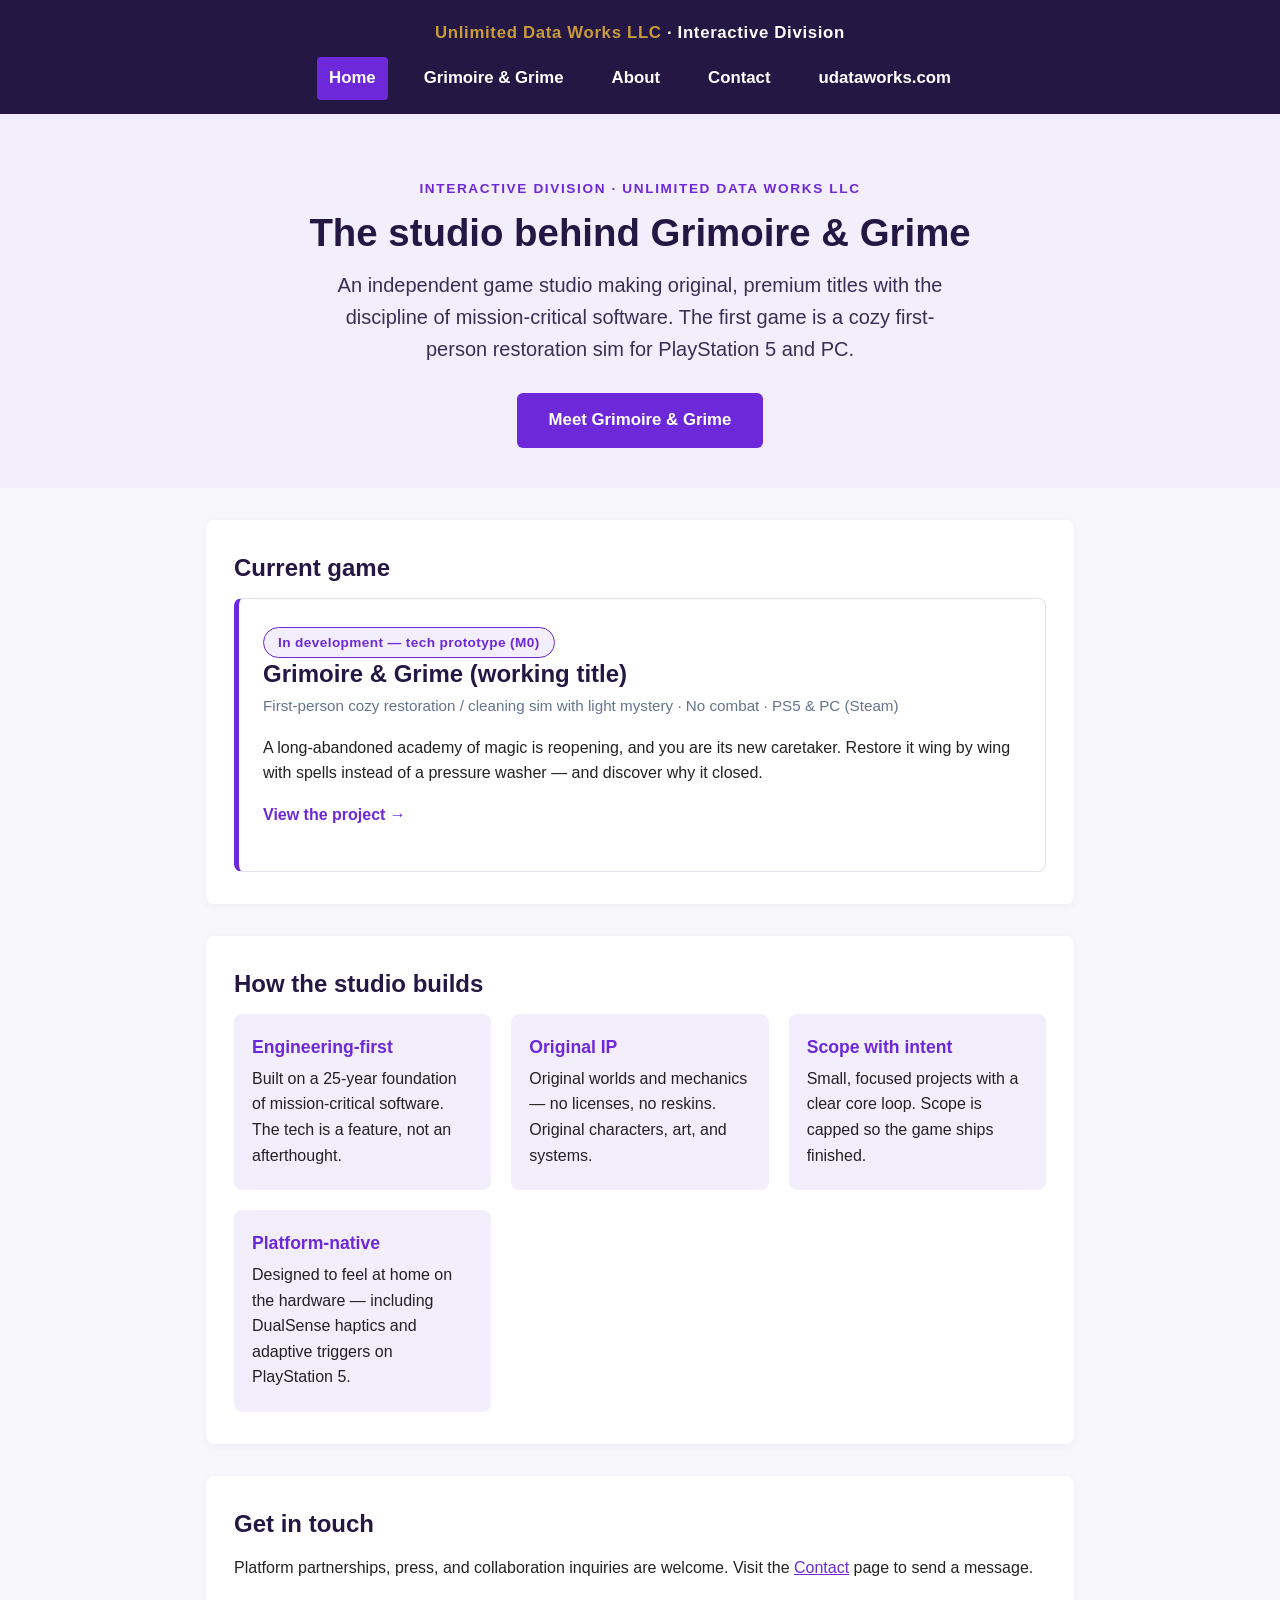
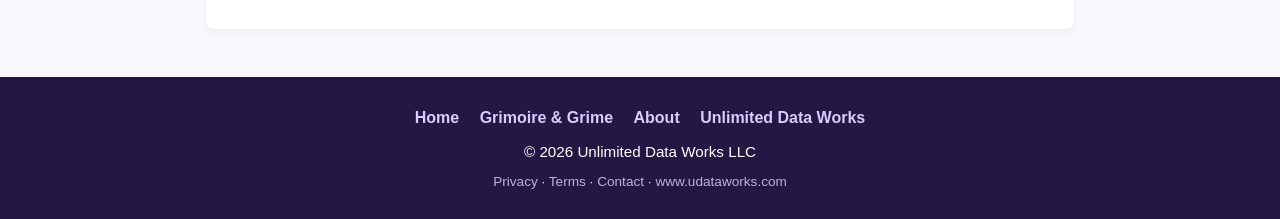
<file: index.html>
<!DOCTYPE html>
<html lang="en">
<head>
  <meta charset="UTF-8">
  <link rel="icon" type="image/svg+xml" href="images/favicon.svg">
  <title>Unlimited Data Works — Interactive Division | Game Development Studio</title>
  <meta name="description" content="The Interactive Division of Unlimited Data Works LLC is an independent game studio. First game: Grimoire & Grime, a cozy first-person restoration sim for PlayStation 5 and PC. In development.">
  <meta property="og:title" content="Unlimited Data Works — Interactive Division">
  <meta property="og:description" content="Independent game studio. First game: Grimoire & Grime — a cozy first-person magic-academy restoration sim for PlayStation 5 and PC. In development.">
  <meta property="og:type" content="website">
  <meta property="og:url" content="https://games.udataworks.com/">
  <meta name="twitter:card" content="summary">
  <meta name="viewport" content="width=device-width, initial-scale=1">
  <link rel="stylesheet" href="css/site.css">
</head>
<body>
  <header>
    <div class="brand"><span class="brand-mark">Unlimited Data Works LLC</span> &middot; Interactive Division</div>
    <nav>
      <a href="index.html" class="active">Home</a>
      <a href="scour-and-sorcery.html">Grimoire &amp; Grime</a>
      <a href="about.html">About</a>
      <a href="contact.html">Contact</a>
      <a href="https://www.udataworks.com">udataworks.com</a>
    </nav>
  </header>

  <section class="hero">
    <div class="eyebrow">Interactive Division &middot; Unlimited Data Works LLC</div>
    <h1>The studio behind Grimoire &amp; Grime</h1>
    <p>An independent game studio making original, premium titles with the discipline of mission-critical software. The first game is a cozy first-person restoration sim for PlayStation 5 and PC.</p>
    <a href="scour-and-sorcery.html" class="cta-btn">Meet Grimoire &amp; Grime</a>
  </section>

  <div class="container">
    <section class="block">
      <h2 class="section-title">Current game</h2>
      <div class="project-grid">
        <a class="project-card" href="scour-and-sorcery.html">
          <span class="status-badge">In development — tech prototype (M0)</span>
          <h3>Grimoire &amp; Grime (working title)</h3>
          <p class="genre">First-person cozy restoration / cleaning sim with light mystery &middot; No combat &middot; PS5 &amp; PC (Steam)</p>
          <p>A long-abandoned academy of magic is reopening, and you are its new caretaker. Restore it wing by wing with spells instead of a pressure washer — and discover why it closed.</p>
          <p class="more">View the project &rarr;</p>
        </a>
      </div>
    </section>

    <section class="block">
      <h2 class="section-title">How the studio builds</h2>
      <div class="benefits">
        <div class="benefit">
          <h3>Engineering-first</h3>
          <p>Built on a 25-year foundation of mission-critical software. The tech is a feature, not an afterthought.</p>
        </div>
        <div class="benefit">
          <h3>Original IP</h3>
          <p>Original worlds and mechanics — no licenses, no reskins. Original characters, art, and systems.</p>
        </div>
        <div class="benefit">
          <h3>Scope with intent</h3>
          <p>Small, focused projects with a clear core loop. Scope is capped so the game ships finished.</p>
        </div>
        <div class="benefit">
          <h3>Platform-native</h3>
          <p>Designed to feel at home on the hardware — including DualSense haptics and adaptive triggers on PlayStation 5.</p>
        </div>
      </div>
    </section>

    <section class="block" id="contact">
      <h2 class="section-title">Get in touch</h2>
      <p>Platform partnerships, press, and collaboration inquiries are welcome. Visit the <a href="contact.html">Contact</a> page to send a message.</p>
    </section>
  </div>

  <footer>
    <div class="footer-nav">
      <a href="index.html">Home</a>
      <a href="scour-and-sorcery.html">Grimoire &amp; Grime</a>
      <a href="about.html">About</a>
      <a href="https://www.udataworks.com">Unlimited Data Works</a>
    </div>
    <p>&copy; <span id="year"></span> Unlimited Data Works LLC</p>
    <p class="footer-legal"><a href="privacy.html">Privacy</a> &middot; <a href="terms.html">Terms</a> &middot; <a href="contact.html">Contact</a> &middot; <a href="https://www.udataworks.com">www.udataworks.com</a></p>
  </footer>
  <script>document.getElementById('year').textContent = new Date().getFullYear();</script>
</body>
</html>
</file>
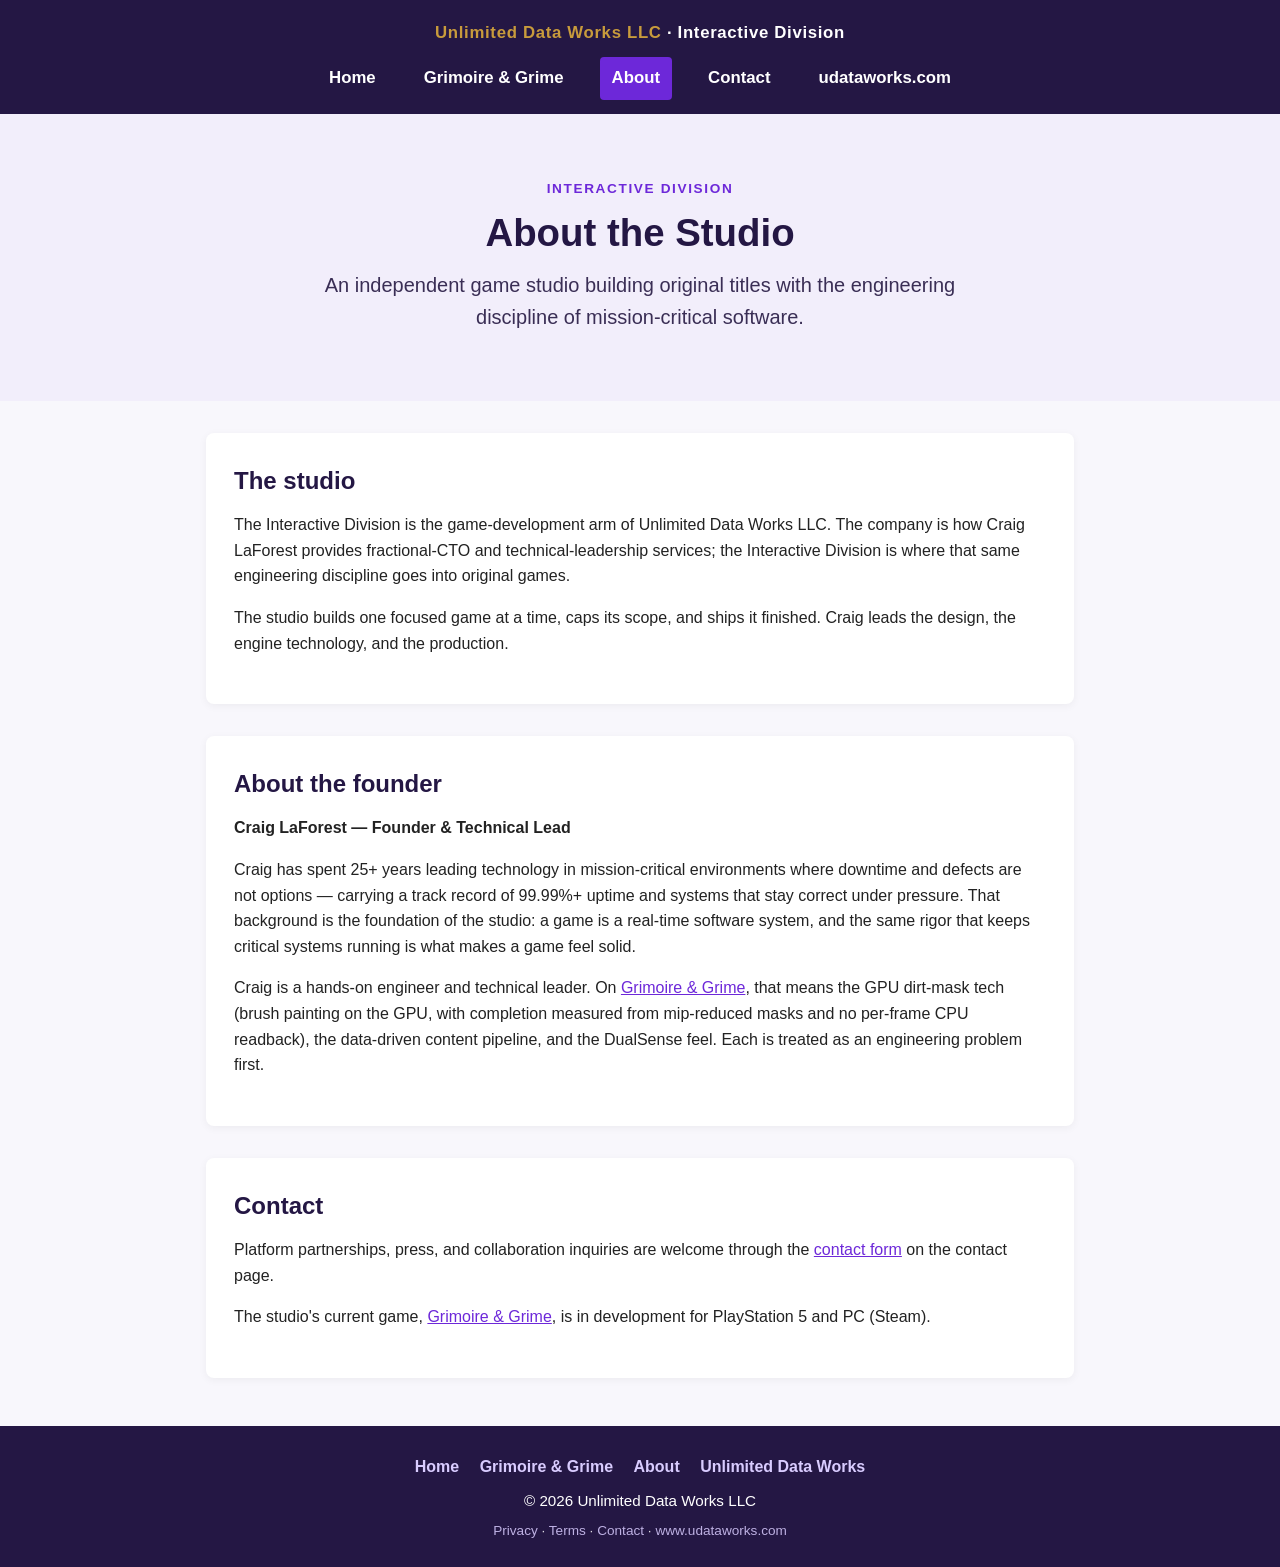
<file: about.html>
<!DOCTYPE html>
<html lang="en">
<head>
  <meta charset="UTF-8">
  <link rel="icon" type="image/svg+xml" href="images/favicon.svg">
  <title>About the Studio | Unlimited Data Works — Interactive Division</title>
  <meta name="description" content="About the Interactive Division of Unlimited Data Works LLC — an independent game studio. Founder and technical lead Craig LaForest brings 25+ years of mission-critical software leadership to original game development.">
  <meta property="og:title" content="About the Studio — Unlimited Data Works Interactive Division">
  <meta property="og:description" content="An independent game studio. Founder and technical lead Craig LaForest brings 25+ years of mission-critical software leadership to original games.">
  <meta property="og:type" content="website">
  <meta property="og:url" content="https://games.udataworks.com/about.html">
  <meta name="twitter:card" content="summary">
  <meta name="viewport" content="width=device-width, initial-scale=1">
  <link rel="stylesheet" href="css/site.css">
</head>
<body>
  <header>
    <div class="brand"><span class="brand-mark">Unlimited Data Works LLC</span> &middot; Interactive Division</div>
    <nav>
      <a href="index.html">Home</a>
      <a href="scour-and-sorcery.html">Grimoire &amp; Grime</a>
      <a href="about.html" class="active">About</a>
      <a href="contact.html">Contact</a>
      <a href="https://www.udataworks.com">udataworks.com</a>
    </nav>
  </header>

  <section class="hero">
    <div class="eyebrow">Interactive Division</div>
    <h1>About the Studio</h1>
    <p>An independent game studio building original titles with the engineering discipline of mission-critical software.</p>
  </section>

  <div class="container">
    <section class="block">
      <h2 class="section-title">The studio</h2>
      <p>The Interactive Division is the game-development arm of Unlimited Data Works LLC. The company is how Craig LaForest provides fractional-CTO and technical-leadership services; the Interactive Division is where that same engineering discipline goes into original games.</p>
      <p>The studio builds one focused game at a time, caps its scope, and ships it finished. Craig leads the design, the engine technology, and the production.</p>
    </section>

    <section class="block">
      <h2 class="section-title">About the founder</h2>
      <p><strong>Craig LaForest — Founder &amp; Technical Lead</strong></p>
      <p>Craig has spent 25+ years leading technology in mission-critical environments where downtime and defects are not options — carrying a track record of 99.99%+ uptime and systems that stay correct under pressure. That background is the foundation of the studio: a game is a real-time software system, and the same rigor that keeps critical systems running is what makes a game feel solid.</p>
      <p>Craig is a hands-on engineer and technical leader. On <a href="scour-and-sorcery.html">Grimoire &amp; Grime</a>, that means the GPU dirt-mask tech (brush painting on the GPU, with completion measured from mip-reduced masks and no per-frame CPU readback), the data-driven content pipeline, and the DualSense feel. Each is treated as an engineering problem first.</p>
    </section>

    <section class="block">
      <h2 class="section-title">Contact</h2>
      <p>Platform partnerships, press, and collaboration inquiries are welcome through the <a href="contact.html">contact form</a> on the contact page.</p>
      <p>The studio's current game, <a href="scour-and-sorcery.html">Grimoire &amp; Grime</a>, is in development for PlayStation 5 and PC (Steam).</p>
    </section>
  </div>

  <footer>
    <div class="footer-nav">
      <a href="index.html">Home</a>
      <a href="scour-and-sorcery.html">Grimoire &amp; Grime</a>
      <a href="about.html">About</a>
      <a href="https://www.udataworks.com">Unlimited Data Works</a>
    </div>
    <p>&copy; <span id="year"></span> Unlimited Data Works LLC</p>
    <p class="footer-legal"><a href="privacy.html">Privacy</a> &middot; <a href="terms.html">Terms</a> &middot; <a href="contact.html">Contact</a> &middot; <a href="https://www.udataworks.com">www.udataworks.com</a></p>
  </footer>
  <script>document.getElementById('year').textContent = new Date().getFullYear();</script>
</body>
</html>
</file>
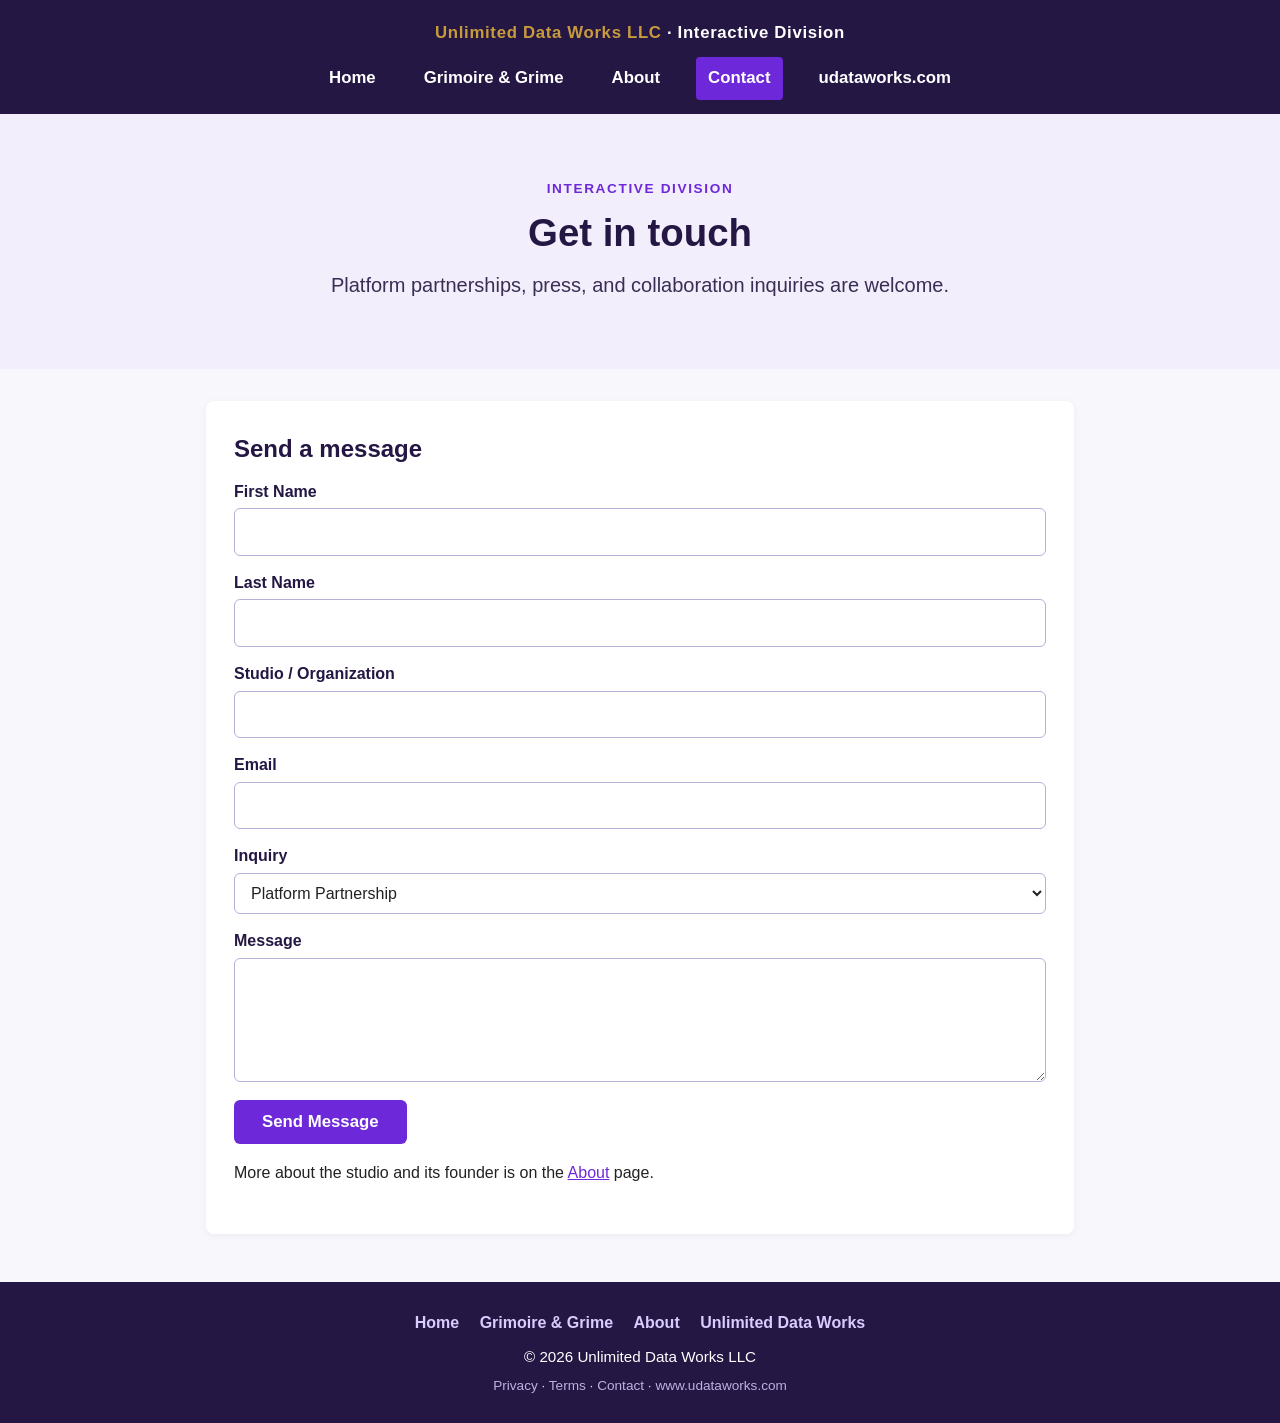
<file: contact.html>
<!DOCTYPE html>
<html lang="en">
<head>
  <meta charset="UTF-8">
  <link rel="icon" type="image/svg+xml" href="images/favicon.svg">
  <title>Contact | Unlimited Data Works — Interactive Division</title>
  <meta name="description" content="Contact the Interactive Division of Unlimited Data Works LLC. Platform partnerships, press, and collaboration inquiries for the independent game studio behind Grimoire & Grime.">
  <meta property="og:title" content="Contact — Unlimited Data Works Interactive Division">
  <meta property="og:description" content="Platform partnerships, press, and collaboration inquiries for the independent game studio behind Grimoire & Grime.">
  <meta property="og:type" content="website">
  <meta property="og:url" content="https://games.udataworks.com/contact.html">
  <meta name="twitter:card" content="summary">
  <meta name="viewport" content="width=device-width, initial-scale=1">
  <link rel="stylesheet" href="css/site.css">
</head>
<body>
  <header>
    <div class="brand"><span class="brand-mark">Unlimited Data Works LLC</span> &middot; Interactive Division</div>
    <nav>
      <a href="index.html">Home</a>
      <a href="scour-and-sorcery.html">Grimoire &amp; Grime</a>
      <a href="about.html">About</a>
      <a href="contact.html" class="active">Contact</a>
      <a href="https://www.udataworks.com">udataworks.com</a>
    </nav>
  </header>

  <section class="hero">
    <div class="eyebrow">Interactive Division</div>
    <h1>Get in touch</h1>
    <p>Platform partnerships, press, and collaboration inquiries are welcome.</p>
  </section>

  <div class="container">
    <section class="block" id="contact">
      <h2 class="section-title">Send a message</h2>
      <form action="https://formspree.io/f/xeaevweb" method="post" autocomplete="off">
        <label for="firstName">First Name</label>
        <input type="text" id="firstName" name="firstName" required>

        <label for="lastName">Last Name</label>
        <input type="text" id="lastName" name="lastName" required>

        <label for="organization">Studio / Organization</label>
        <input type="text" id="organization" name="organization">

        <label for="email">Email</label>
        <input type="email" id="email" name="email" required>

        <label for="inquiry">Inquiry</label>
        <select id="inquiry" name="inquiry">
          <option value="platform-partnership">Platform Partnership</option>
          <option value="press-media">Press / Media</option>
          <option value="collaboration">Collaboration</option>
          <option value="other">Other</option>
        </select>

        <label for="message">Message</label>
        <textarea id="message" name="message" rows="4" required></textarea>

        <button type="submit">Send Message</button>
      </form>
      <p>More about the studio and its founder is on the <a href="about.html">About</a> page.</p>
    </section>
  </div>

  <footer>
    <div class="footer-nav">
      <a href="index.html">Home</a>
      <a href="scour-and-sorcery.html">Grimoire &amp; Grime</a>
      <a href="about.html">About</a>
      <a href="https://www.udataworks.com">Unlimited Data Works</a>
    </div>
    <p>&copy; <span id="year"></span> Unlimited Data Works LLC</p>
    <p class="footer-legal"><a href="privacy.html">Privacy</a> &middot; <a href="terms.html">Terms</a> &middot; <a href="contact.html">Contact</a> &middot; <a href="https://www.udataworks.com">www.udataworks.com</a></p>
  </footer>
  <script>document.getElementById('year').textContent = new Date().getFullYear();</script>
</body>
</html>
</file>
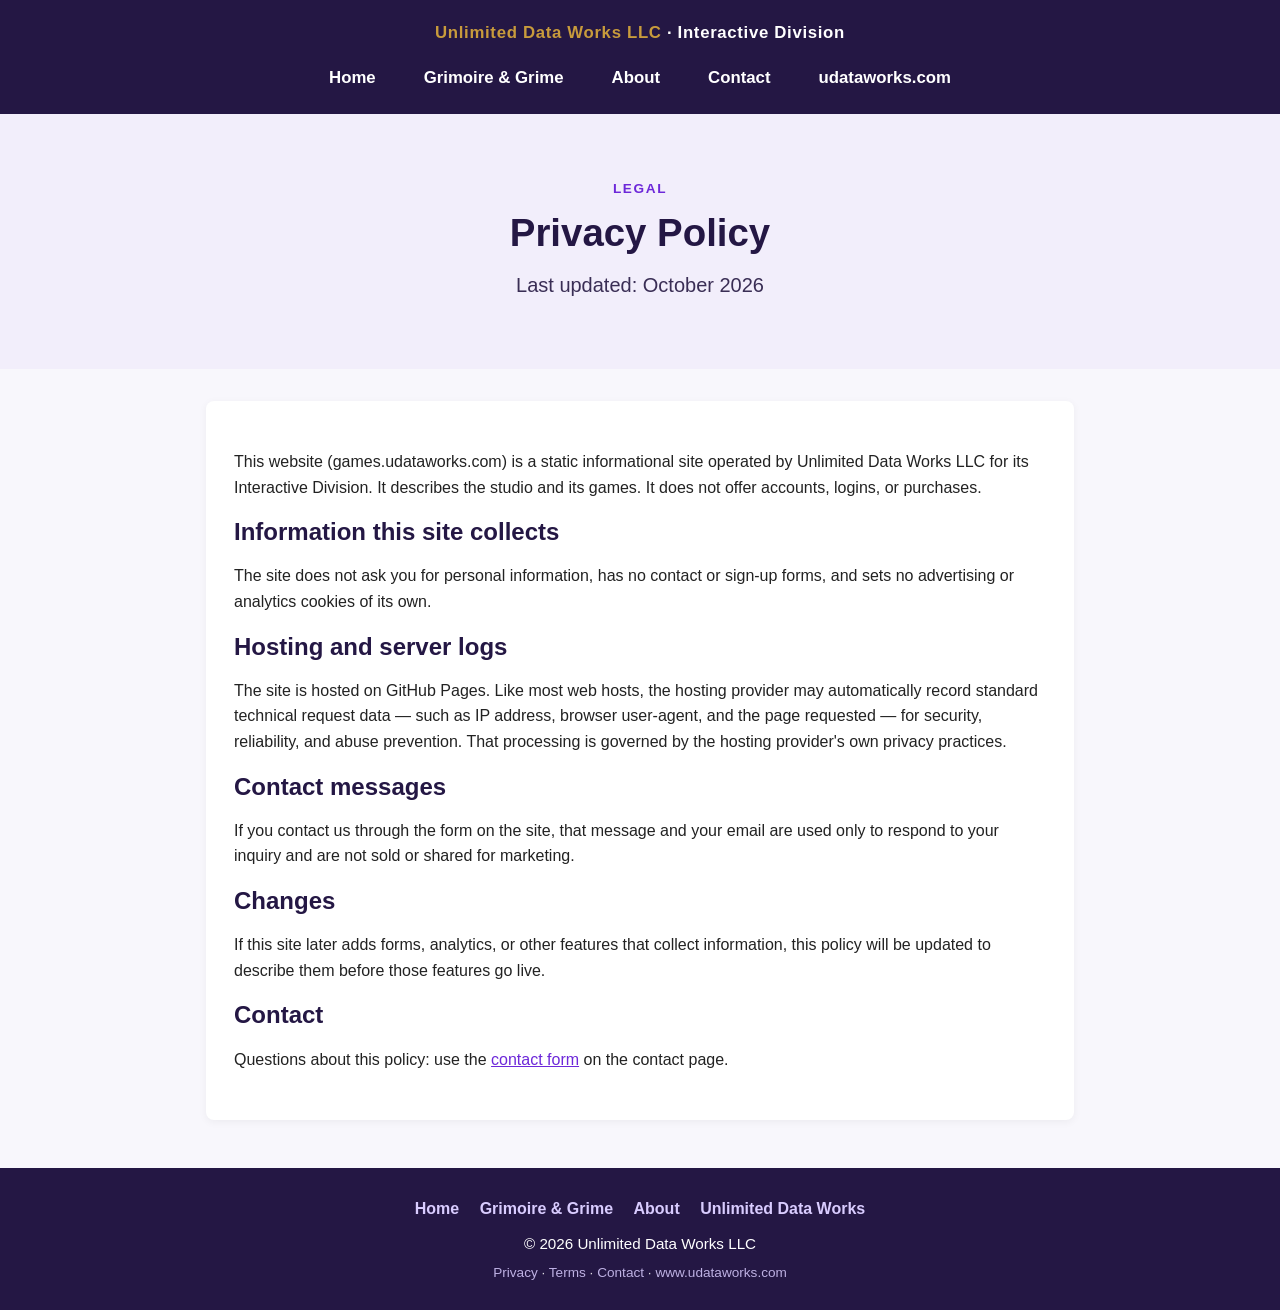
<file: privacy.html>
<!DOCTYPE html>
<html lang="en">
<head>
  <meta charset="UTF-8">
  <link rel="icon" type="image/svg+xml" href="images/favicon.svg">
  <title>Privacy Policy | Unlimited Data Works — Interactive Division</title>
  <meta name="description" content="Privacy policy for games.udataworks.com, the Interactive Division of Unlimited Data Works LLC.">
  <meta name="robots" content="index,follow">
  <meta name="viewport" content="width=device-width, initial-scale=1">
  <link rel="stylesheet" href="css/site.css">
</head>
<body>
  <header>
    <div class="brand"><span class="brand-mark">Unlimited Data Works LLC</span> &middot; Interactive Division</div>
    <nav>
      <a href="index.html">Home</a>
      <a href="scour-and-sorcery.html">Grimoire &amp; Grime</a>
      <a href="about.html">About</a>
      <a href="contact.html">Contact</a>
      <a href="https://www.udataworks.com">udataworks.com</a>
    </nav>
  </header>

  <section class="hero">
    <div class="eyebrow">Legal</div>
    <h1>Privacy Policy</h1>
    <p>Last updated: October 2026</p>
  </section>

  <div class="container">
    <section class="block">
      <p>This website (games.udataworks.com) is a static informational site operated by Unlimited Data Works LLC for its Interactive Division. It describes the studio and its games. It does not offer accounts, logins, or purchases.</p>

      <h2 class="section-title">Information this site collects</h2>
      <p>The site does not ask you for personal information, has no contact or sign-up forms, and sets no advertising or analytics cookies of its own.</p>

      <h2 class="section-title">Hosting and server logs</h2>
      <p>The site is hosted on GitHub Pages. Like most web hosts, the hosting provider may automatically record standard technical request data — such as IP address, browser user-agent, and the page requested — for security, reliability, and abuse prevention. That processing is governed by the hosting provider's own privacy practices.</p>

      <h2 class="section-title">Contact messages</h2>
      <p>If you contact us through the form on the site, that message and your email are used only to respond to your inquiry and are not sold or shared for marketing.</p>

      <h2 class="section-title">Changes</h2>
      <p>If this site later adds forms, analytics, or other features that collect information, this policy will be updated to describe them before those features go live.</p>

      <h2 class="section-title">Contact</h2>
      <p>Questions about this policy: use the <a href="contact.html">contact form</a> on the contact page.</p>
    </section>
  </div>

  <footer>
    <div class="footer-nav">
      <a href="index.html">Home</a>
      <a href="scour-and-sorcery.html">Grimoire &amp; Grime</a>
      <a href="about.html">About</a>
      <a href="https://www.udataworks.com">Unlimited Data Works</a>
    </div>
    <p>&copy; <span id="year"></span> Unlimited Data Works LLC</p>
    <p class="footer-legal"><a href="privacy.html">Privacy</a> &middot; <a href="terms.html">Terms</a> &middot; <a href="contact.html">Contact</a> &middot; <a href="https://www.udataworks.com">www.udataworks.com</a></p>
  </footer>
  <script>document.getElementById('year').textContent = new Date().getFullYear();</script>
</body>
</html>
</file>
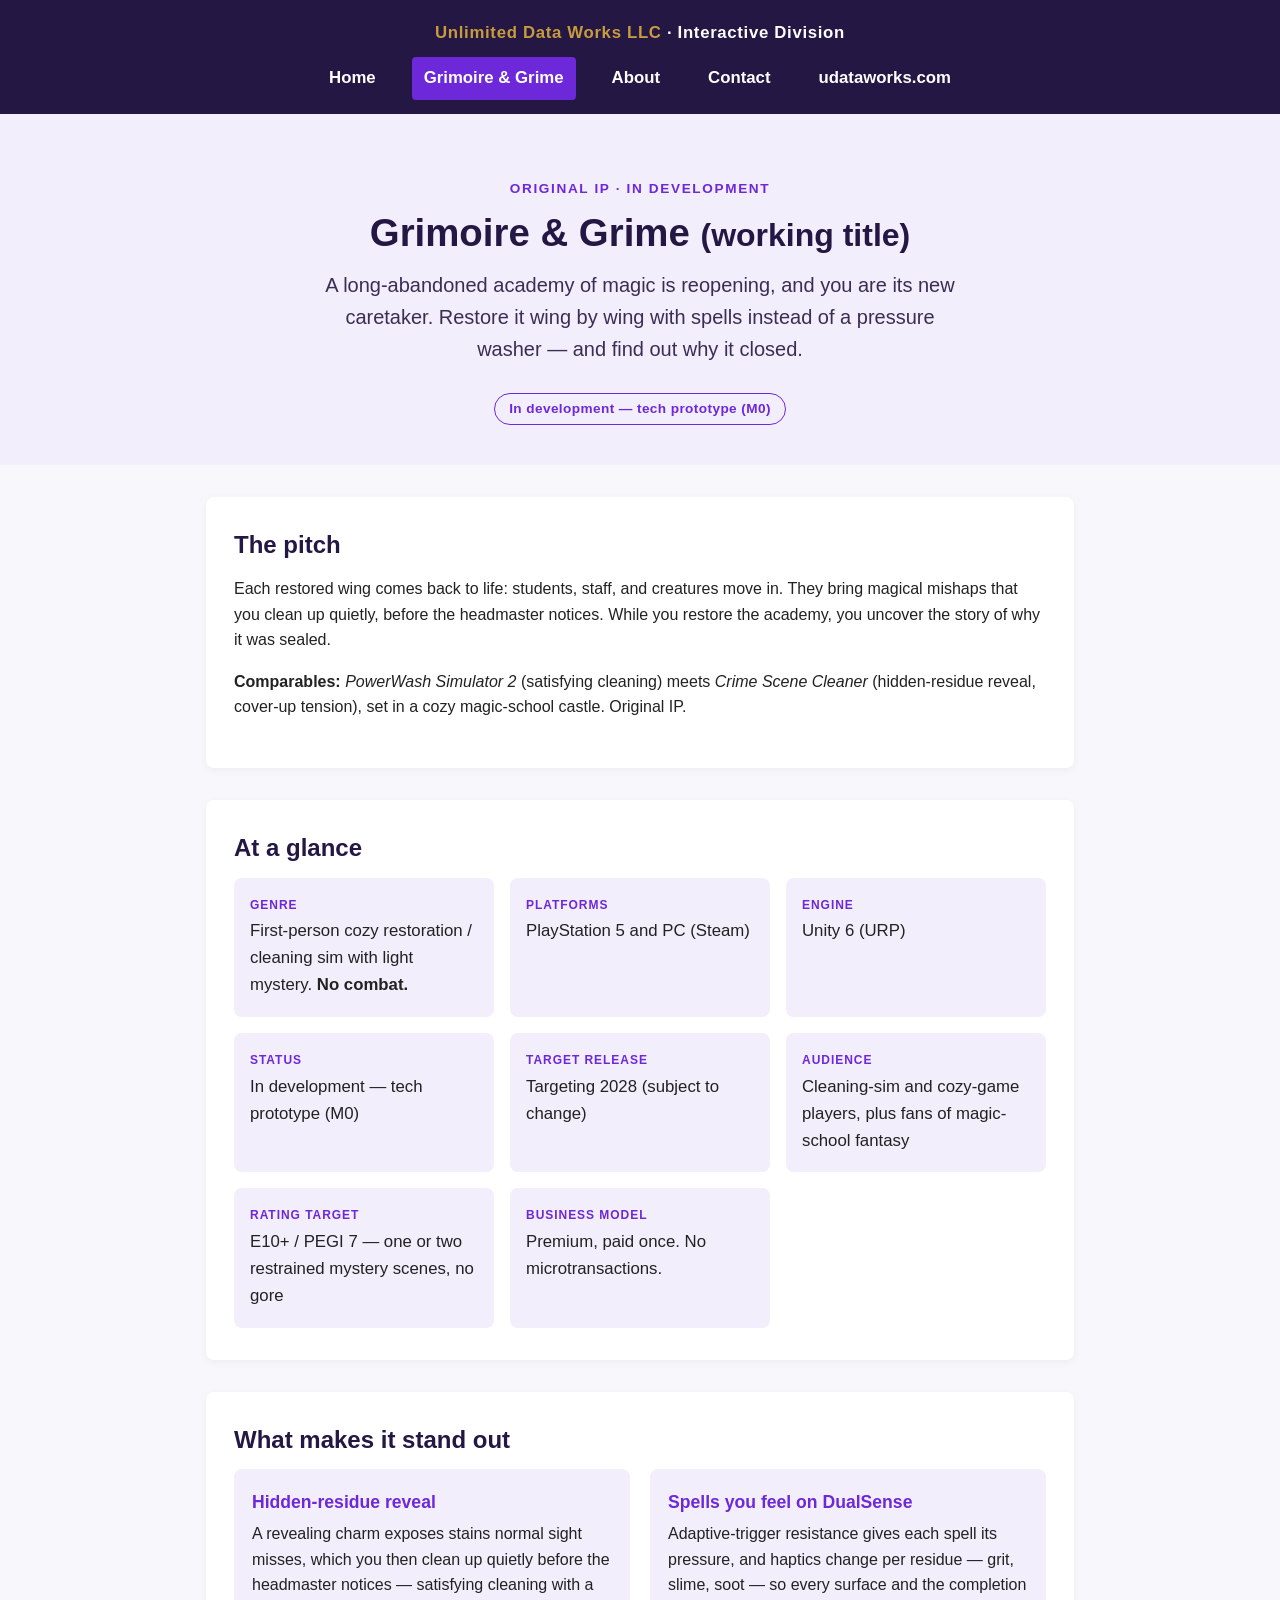
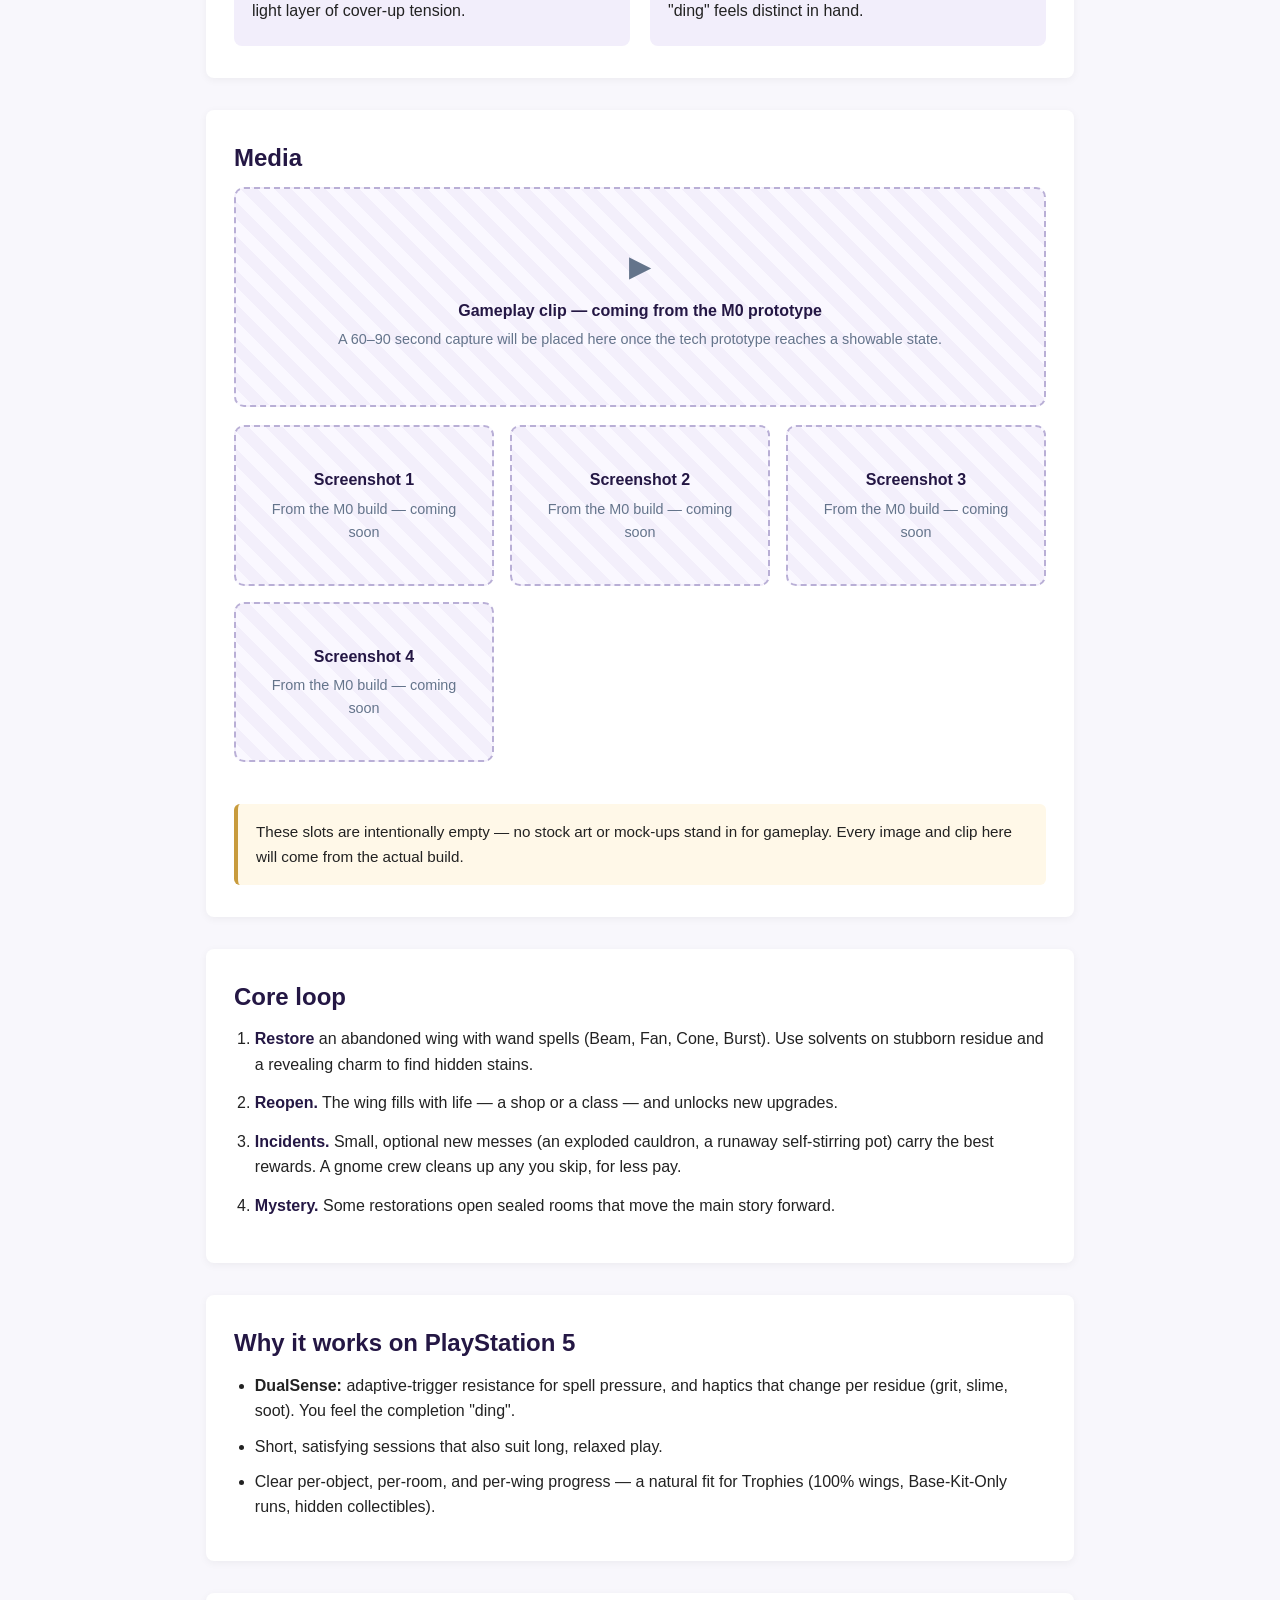
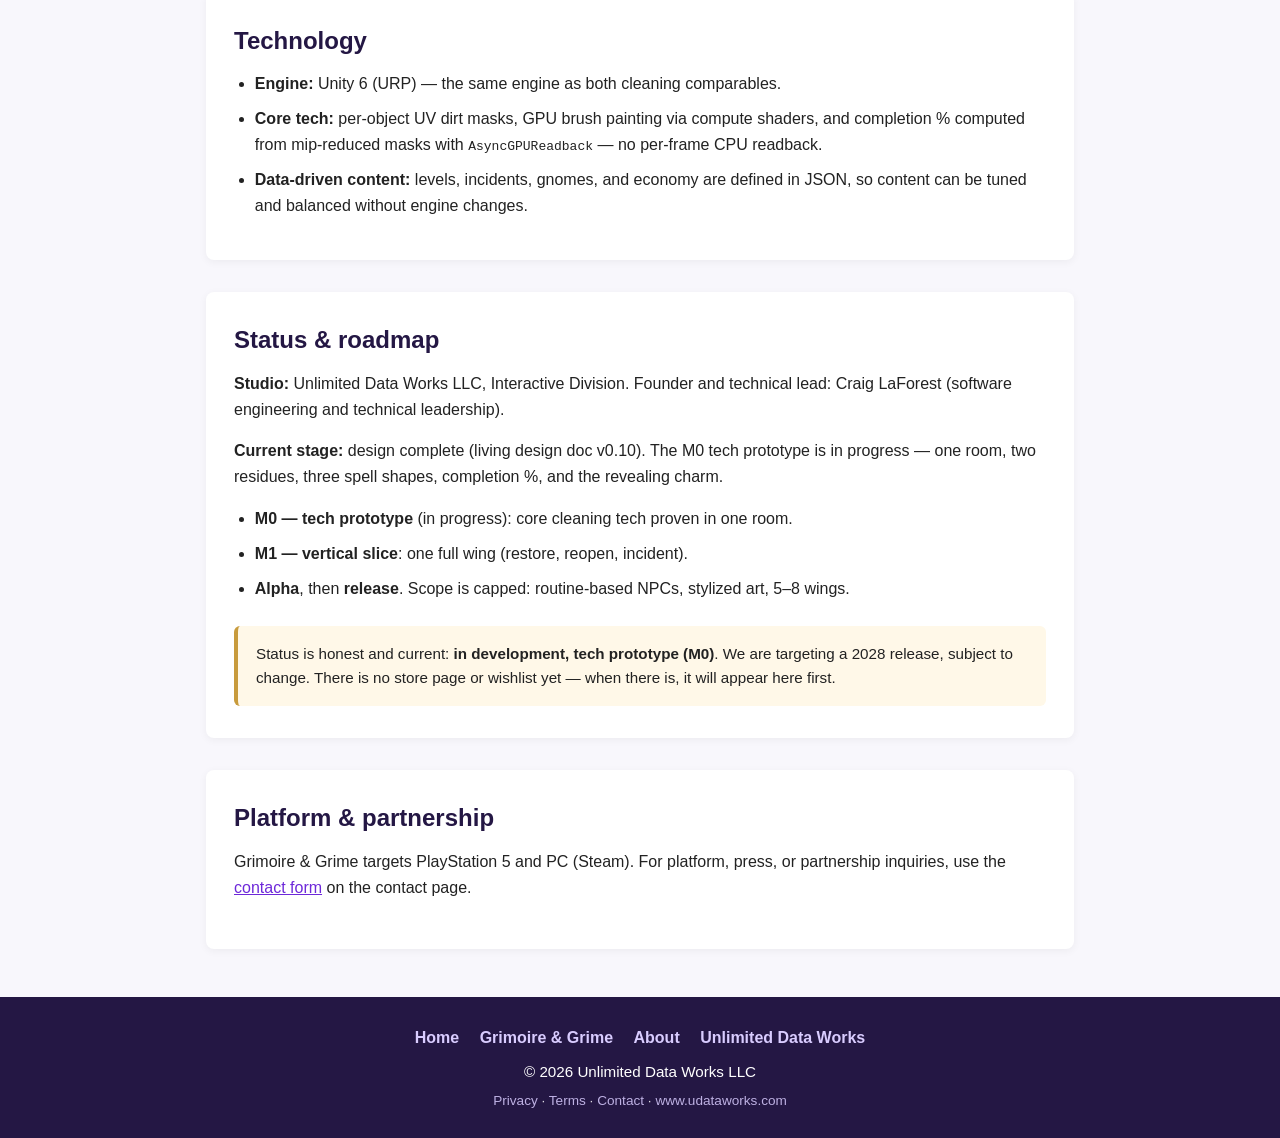
<file: scour-and-sorcery.html>
<!DOCTYPE html>
<html lang="en">
<head>
  <meta charset="UTF-8">
  <link rel="icon" type="image/svg+xml" href="images/favicon.svg">
  <title>Grimoire &amp; Grime | Cozy Restoration Sim for PS5 &amp; PC | Unlimited Data Works Interactive</title>
  <meta name="description" content="Grimoire & Grime — a first-person cozy restoration / cleaning sim with light mystery. Restore an abandoned academy of magic wing by wing with spells. In development for PlayStation 5 and PC (Steam). Engine: Unity 6. Original IP from Unlimited Data Works LLC.">
  <meta property="og:title" content="Grimoire & Grime — Cozy Magic-Academy Restoration Sim">
  <meta property="og:description" content="Restore an abandoned academy of magic wing by wing with spells instead of a pressure washer. A first-person cozy cleaning sim with light mystery for PS5 and PC. In development.">
  <meta property="og:type" content="website">
  <meta property="og:url" content="https://games.udataworks.com/scour-and-sorcery.html">
  <meta name="twitter:card" content="summary">
  <meta name="viewport" content="width=device-width, initial-scale=1">
  <link rel="stylesheet" href="css/site.css">
</head>
<body>
  <header>
    <div class="brand"><span class="brand-mark">Unlimited Data Works LLC</span> &middot; Interactive Division</div>
    <nav>
      <a href="index.html">Home</a>
      <a href="scour-and-sorcery.html" class="active">Grimoire &amp; Grime</a>
      <a href="about.html">About</a>
      <a href="contact.html">Contact</a>
      <a href="https://www.udataworks.com">udataworks.com</a>
    </nav>
  </header>

  <section class="hero">
    <div class="eyebrow">Original IP &middot; In development</div>
    <h1>Grimoire &amp; Grime <small>(working title)</small></h1>
    <p>A long-abandoned academy of magic is reopening, and you are its new caretaker. Restore it wing by wing with spells instead of a pressure washer — and find out why it closed.</p>
    <span class="status-badge">In development — tech prototype (M0)</span>
  </section>

  <div class="container">
    <section class="block">
      <h2 class="section-title">The pitch</h2>
      <p>Each restored wing comes back to life: students, staff, and creatures move in. They bring magical mishaps that you clean up quietly, before the headmaster notices. While you restore the academy, you uncover the story of why it was sealed.</p>
      <p><strong>Comparables:</strong> <em>PowerWash Simulator 2</em> (satisfying cleaning) meets <em>Crime Scene Cleaner</em> (hidden-residue reveal, cover-up tension), set in a cozy magic-school castle. Original IP.</p>
    </section>

    <section class="block">
      <h2 class="section-title">At a glance</h2>
      <div class="spec-grid">
        <div class="spec"><p class="label">Genre</p><p class="value">First-person cozy restoration / cleaning sim with light mystery. <strong>No combat.</strong></p></div>
        <div class="spec"><p class="label">Platforms</p><p class="value">PlayStation 5 and PC (Steam)</p></div>
        <div class="spec"><p class="label">Engine</p><p class="value">Unity 6 (URP)</p></div>
        <div class="spec"><p class="label">Status</p><p class="value">In development &mdash; tech prototype (M0)</p></div>
        <div class="spec"><p class="label">Target release</p><p class="value">Targeting 2028 (subject to change)</p></div>
        <div class="spec"><p class="label">Audience</p><p class="value">Cleaning-sim and cozy-game players, plus fans of magic-school fantasy</p></div>
        <div class="spec"><p class="label">Rating target</p><p class="value">E10+ / PEGI 7 — one or two restrained mystery scenes, no gore</p></div>
        <div class="spec"><p class="label">Business model</p><p class="value">Premium, paid once. No microtransactions.</p></div>
      </div>
    </section>

    <section class="block">
      <h2 class="section-title">What makes it stand out</h2>
      <div class="benefits">
        <div class="benefit">
          <h3>Hidden-residue reveal</h3>
          <p>A revealing charm exposes stains normal sight misses, which you then clean up quietly before the headmaster notices &mdash; satisfying cleaning with a light layer of cover-up tension.</p>
        </div>
        <div class="benefit">
          <h3>Spells you feel on DualSense</h3>
          <p>Adaptive-trigger resistance gives each spell its pressure, and haptics change per residue &mdash; grit, slime, soot &mdash; so every surface and the completion "ding" feels distinct in hand.</p>
        </div>
      </div>
    </section>

    <section class="block">
      <h2 class="section-title">Media</h2>
      <div class="media-slots">
        <div class="media-placeholder clip">
          <div class="ph-icon" aria-hidden="true">&#9654;</div>
          <div class="ph-title">Gameplay clip — coming from the M0 prototype</div>
          <p class="ph-note">A 60–90 second capture will be placed here once the tech prototype reaches a showable state.</p>
        </div>
        <div class="shot-grid">
          <div class="media-placeholder shot"><div class="ph-title">Screenshot 1</div><p class="ph-note">From the M0 build — coming soon</p></div>
          <div class="media-placeholder shot"><div class="ph-title">Screenshot 2</div><p class="ph-note">From the M0 build — coming soon</p></div>
          <div class="media-placeholder shot"><div class="ph-title">Screenshot 3</div><p class="ph-note">From the M0 build — coming soon</p></div>
          <div class="media-placeholder shot"><div class="ph-title">Screenshot 4</div><p class="ph-note">From the M0 build — coming soon</p></div>
        </div>
        <p class="note">These slots are intentionally empty — no stock art or mock-ups stand in for gameplay. Every image and clip here will come from the actual build.</p>
      </div>
    </section>

    <section class="block">
      <h2 class="section-title">Core loop</h2>
      <ol class="loop-list">
        <li><strong>Restore</strong> an abandoned wing with wand spells (Beam, Fan, Cone, Burst). Use solvents on stubborn residue and a revealing charm to find hidden stains.</li>
        <li><strong>Reopen.</strong> The wing fills with life — a shop or a class — and unlocks new upgrades.</li>
        <li><strong>Incidents.</strong> Small, optional new messes (an exploded cauldron, a runaway self-stirring pot) carry the best rewards. A gnome crew cleans up any you skip, for less pay.</li>
        <li><strong>Mystery.</strong> Some restorations open sealed rooms that move the main story forward.</li>
      </ol>
    </section>

    <section class="block">
      <h2 class="section-title">Why it works on PlayStation 5</h2>
      <ul class="plain">
        <li><strong>DualSense:</strong> adaptive-trigger resistance for spell pressure, and haptics that change per residue (grit, slime, soot). You feel the completion "ding".</li>
        <li>Short, satisfying sessions that also suit long, relaxed play.</li>
        <li>Clear per-object, per-room, and per-wing progress — a natural fit for Trophies (100% wings, Base-Kit-Only runs, hidden collectibles).</li>
      </ul>
    </section>

    <section class="block">
      <h2 class="section-title">Technology</h2>
      <ul class="plain">
        <li><strong>Engine:</strong> Unity 6 (URP) — the same engine as both cleaning comparables.</li>
        <li><strong>Core tech:</strong> per-object UV dirt masks, GPU brush painting via compute shaders, and completion % computed from mip-reduced masks with <code>AsyncGPUReadback</code> — no per-frame CPU readback.</li>
        <li><strong>Data-driven content:</strong> levels, incidents, gnomes, and economy are defined in JSON, so content can be tuned and balanced without engine changes.</li>
      </ul>
    </section>

    <section class="block">
      <h2 class="section-title">Status &amp; roadmap</h2>
      <p><strong>Studio:</strong> Unlimited Data Works LLC, Interactive Division. Founder and technical lead: Craig LaForest (software engineering and technical leadership).</p>
      <p><strong>Current stage:</strong> design complete (living design doc v0.10). The M0 tech prototype is in progress — one room, two residues, three spell shapes, completion %, and the revealing charm.</p>
      <ul class="plain">
        <li><strong>M0 — tech prototype</strong> (in progress): core cleaning tech proven in one room.</li>
        <li><strong>M1 — vertical slice</strong>: one full wing (restore, reopen, incident).</li>
        <li><strong>Alpha</strong>, then <strong>release</strong>. Scope is capped: routine-based NPCs, stylized art, 5–8 wings.</li>
      </ul>
      <p class="note">Status is honest and current: <strong>in development, tech prototype (M0)</strong>. We are targeting a 2028 release, subject to change. There is no store page or wishlist yet — when there is, it will appear here first.</p>
    </section>

    <section class="block">
      <h2 class="section-title">Platform &amp; partnership</h2>
      <p>Grimoire &amp; Grime targets PlayStation 5 and PC (Steam). For platform, press, or partnership inquiries, use the <a href="contact.html">contact form</a> on the contact page.</p>
    </section>
  </div>

  <footer>
    <div class="footer-nav">
      <a href="index.html">Home</a>
      <a href="scour-and-sorcery.html">Grimoire &amp; Grime</a>
      <a href="about.html">About</a>
      <a href="https://www.udataworks.com">Unlimited Data Works</a>
    </div>
    <p>&copy; <span id="year"></span> Unlimited Data Works LLC</p>
    <p class="footer-legal"><a href="privacy.html">Privacy</a> &middot; <a href="terms.html">Terms</a> &middot; <a href="contact.html">Contact</a> &middot; <a href="https://www.udataworks.com">www.udataworks.com</a></p>
  </footer>
  <script>document.getElementById('year').textContent = new Date().getFullYear();</script>
</body>
</html>
</file>
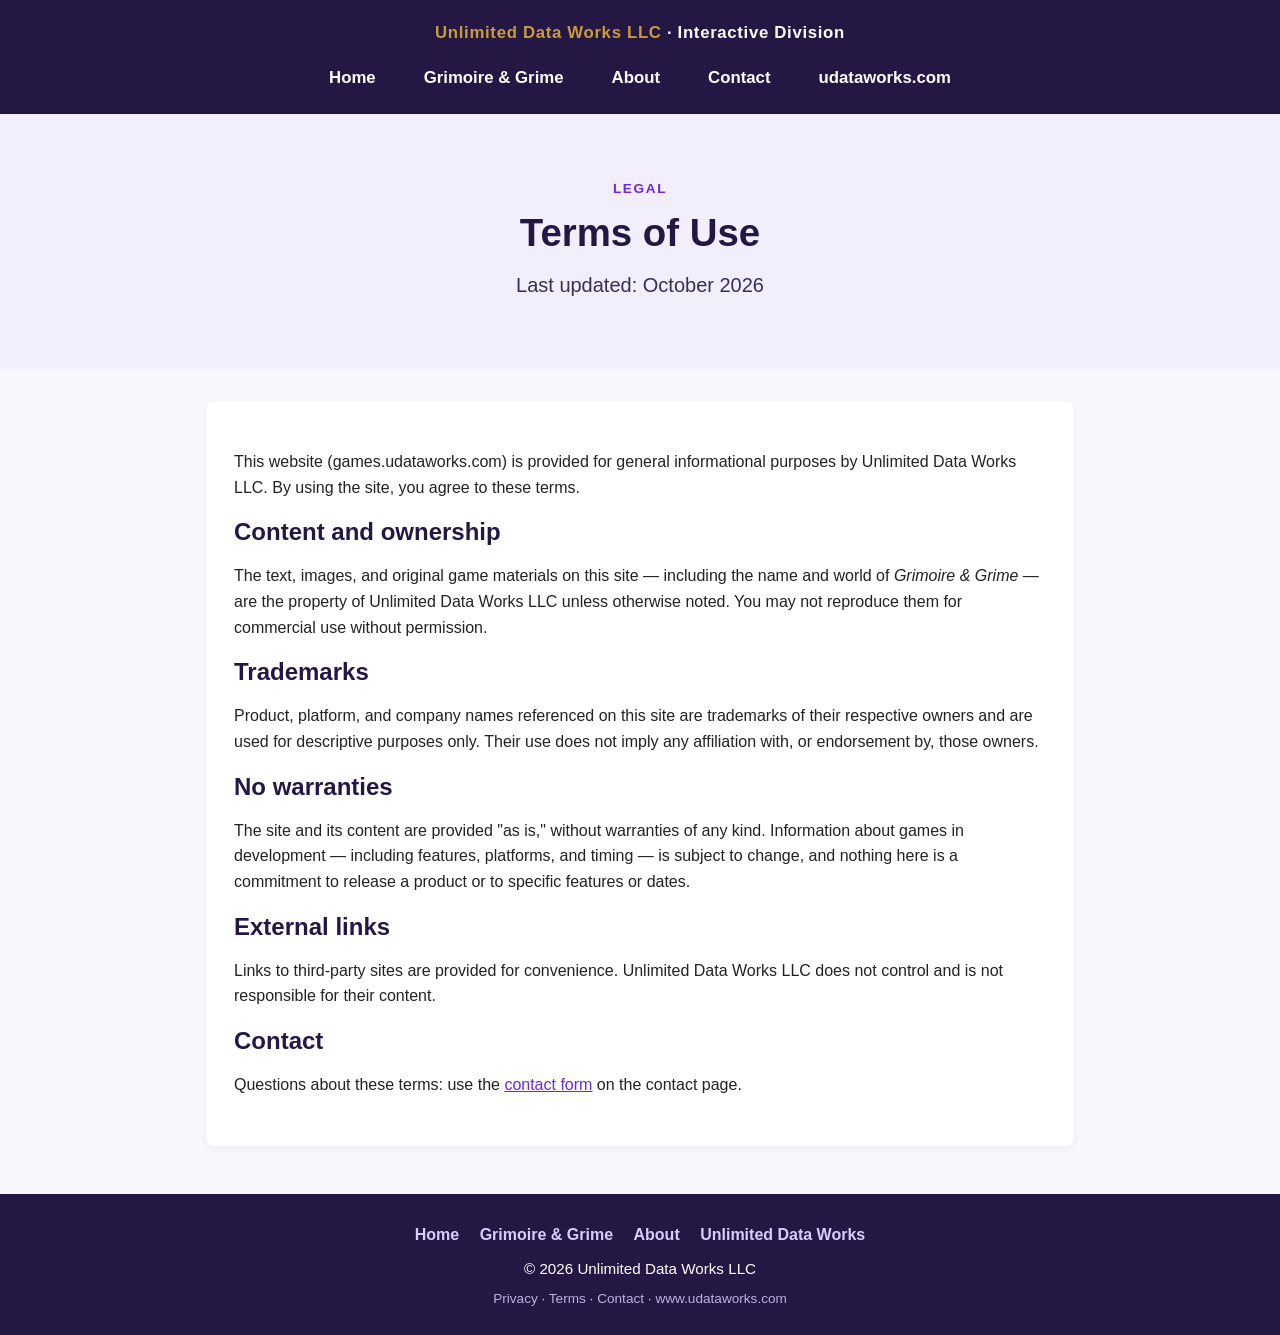
<file: terms.html>
<!DOCTYPE html>
<html lang="en">
<head>
  <meta charset="UTF-8">
  <link rel="icon" type="image/svg+xml" href="images/favicon.svg">
  <title>Terms of Use | Unlimited Data Works — Interactive Division</title>
  <meta name="description" content="Terms of use for games.udataworks.com, the Interactive Division of Unlimited Data Works LLC.">
  <meta name="robots" content="index,follow">
  <meta name="viewport" content="width=device-width, initial-scale=1">
  <link rel="stylesheet" href="css/site.css">
</head>
<body>
  <header>
    <div class="brand"><span class="brand-mark">Unlimited Data Works LLC</span> &middot; Interactive Division</div>
    <nav>
      <a href="index.html">Home</a>
      <a href="scour-and-sorcery.html">Grimoire &amp; Grime</a>
      <a href="about.html">About</a>
      <a href="contact.html">Contact</a>
      <a href="https://www.udataworks.com">udataworks.com</a>
    </nav>
  </header>

  <section class="hero">
    <div class="eyebrow">Legal</div>
    <h1>Terms of Use</h1>
    <p>Last updated: October 2026</p>
  </section>

  <div class="container">
    <section class="block">
      <p>This website (games.udataworks.com) is provided for general informational purposes by Unlimited Data Works LLC. By using the site, you agree to these terms.</p>

      <h2 class="section-title">Content and ownership</h2>
      <p>The text, images, and original game materials on this site — including the name and world of <em>Grimoire &amp; Grime</em> — are the property of Unlimited Data Works LLC unless otherwise noted. You may not reproduce them for commercial use without permission.</p>

      <h2 class="section-title">Trademarks</h2>
      <p>Product, platform, and company names referenced on this site are trademarks of their respective owners and are used for descriptive purposes only. Their use does not imply any affiliation with, or endorsement by, those owners.</p>

      <h2 class="section-title">No warranties</h2>
      <p>The site and its content are provided "as is," without warranties of any kind. Information about games in development — including features, platforms, and timing — is subject to change, and nothing here is a commitment to release a product or to specific features or dates.</p>

      <h2 class="section-title">External links</h2>
      <p>Links to third-party sites are provided for convenience. Unlimited Data Works LLC does not control and is not responsible for their content.</p>

      <h2 class="section-title">Contact</h2>
      <p>Questions about these terms: use the <a href="contact.html">contact form</a> on the contact page.</p>
    </section>
  </div>

  <footer>
    <div class="footer-nav">
      <a href="index.html">Home</a>
      <a href="scour-and-sorcery.html">Grimoire &amp; Grime</a>
      <a href="about.html">About</a>
      <a href="https://www.udataworks.com">Unlimited Data Works</a>
    </div>
    <p>&copy; <span id="year"></span> Unlimited Data Works LLC</p>
    <p class="footer-legal"><a href="privacy.html">Privacy</a> &middot; <a href="terms.html">Terms</a> &middot; <a href="contact.html">Contact</a> &middot; <a href="https://www.udataworks.com">www.udataworks.com</a></p>
  </footer>
  <script>document.getElementById('year').textContent = new Date().getFullYear();</script>
</body>
</html>
</file>
<file: css/site.css>
/* site.css — self-contained styles for games.udataworks.com
   Adapted from the www.udataworks.com design system (base/layout/components),
   with a games-division color palette. */

:root {
  /* Games-division palette: deep arcane indigo + warm gold accent */
  --color-header: #241744;
  --color-primary: #6d28d9;
  --color-accent-bg: #f2eefb;
  --color-bg: #f8f7fc;
  --color-text: #222;
  --color-heading: var(--color-header);
  --color-cta: var(--color-primary);
  --color-cta-hover: var(--color-header);
  --color-hr: var(--color-header);
  --color-link: var(--color-primary);
  --color-footer: var(--color-header);
  --color-card-bg: #ffffff;
  --color-card-border: var(--color-primary);
  --color-gold: #c89b3c;
  --color-muted: #64748b;
}

* { box-sizing: border-box; }

body {
  font-family: 'Roboto', 'Segoe UI', Arial, sans-serif;
  margin: 0;
  background: var(--color-bg);
  color: var(--color-text);
  line-height: 1.6;
}

a { color: var(--color-link); }
h1, h2, h3 { line-height: 1.3; color: var(--color-heading); }
img { max-width: 100%; height: auto; }

/* ===== Layout ===== */
.container {
  max-width: 900px;
  margin: 0 auto;
  padding: 0 16px;
}

/* ===== Header & Nav ===== */
header {
  background: var(--color-header);
  color: #fff;
  padding: 20px 0 14px 0;
}

.brand {
  text-align: center;
  color: #fff;
  font-weight: 700;
  font-size: 1.05em;
  letter-spacing: 0.04em;
  margin-bottom: 10px;
}

.brand .brand-mark { color: var(--color-gold); }

nav {
  display: flex;
  justify-content: center;
  gap: 24px;
  flex-wrap: wrap;
}

nav a {
  color: #fff;
  text-decoration: none;
  font-weight: 700;
  font-size: 1.05em;
  padding: 8px 12px;
  border-radius: 4px;
  transition: background 0.2s;
}

nav a:hover, nav a.active { background: var(--color-primary); }

/* ===== Hero ===== */
.hero {
  text-align: center;
  padding: 64px 16px 40px 16px;
  background: var(--color-accent-bg);
}

.hero .eyebrow {
  text-transform: uppercase;
  letter-spacing: 0.12em;
  font-size: 0.85em;
  font-weight: 700;
  color: var(--color-primary);
  margin-bottom: 0.6em;
}

.hero h1 { font-size: 2.4em; margin: 0 0 0.3em 0; }
.hero p { font-size: 1.25em; margin: 0 auto 1.4em auto; max-width: 640px; color: #3a2e55; }

/* ===== CTA ===== */
.cta-btn {
  display: inline-block;
  background: var(--color-cta);
  color: #fff;
  padding: 14px 32px;
  border: none;
  border-radius: 6px;
  font-size: 1.05em;
  font-weight: 700;
  cursor: pointer;
  transition: background 0.2s;
  text-decoration: none;
}

.cta-btn:hover { background: var(--color-cta-hover); color: #fff; }
.cta-btn.secondary { background: var(--color-gold); color: #241744; }
.cta-btn.secondary:hover { background: #a97f26; color: #fff; }

/* ===== Sections ===== */
section.block {
  background: #fff;
  max-width: 900px;
  margin: 32px auto;
  border-radius: 8px;
  box-shadow: 0 2px 8px rgba(0,0,0,0.05);
  padding: 32px 28px;
}

.section-title { color: var(--color-heading); margin: 0 0 0.6em 0; }

.status-badge {
  display: inline-block;
  background: var(--color-accent-bg);
  color: var(--color-primary);
  border: 1px solid var(--color-primary);
  border-radius: 999px;
  padding: 4px 14px;
  font-size: 0.85em;
  font-weight: 700;
  letter-spacing: 0.03em;
}

/* ===== Project card (index) ===== */
.project-grid {
  display: grid;
  grid-template-columns: 1fr;
  gap: 24px;
  margin-top: 8px;
}

.project-card {
  display: block;
  background: #fff;
  border: 1px solid #e4e0ef;
  border-left: 5px solid var(--color-primary);
  border-radius: 8px;
  padding: 28px 24px;
  text-decoration: none;
  color: var(--color-text);
  transition: box-shadow 0.2s, transform 0.2s;
}

.project-card:hover { box-shadow: 0 6px 18px rgba(36,23,68,0.12); transform: translateY(-2px); }
.project-card h3 { margin: 0 0 0.2em 0; font-size: 1.5em; }
.project-card .genre { color: var(--color-muted); font-size: 0.95em; margin: 0 0 0.8em 0; }
.project-card .more { color: var(--color-primary); font-weight: 700; }

/* ===== Benefits / feature grid ===== */
.benefits {
  display: grid;
  grid-template-columns: repeat(auto-fit, minmax(220px, 1fr));
  gap: 20px;
  margin-top: 8px;
}

.benefit {
  background: var(--color-accent-bg);
  border-radius: 8px;
  padding: 22px 18px;
}

.benefit h3 { color: var(--color-primary); margin: 0 0 0.4em 0; font-size: 1.1em; }
.benefit p { margin: 0; }

/* ===== Spec / meta table ===== */
.spec-grid {
  display: grid;
  grid-template-columns: repeat(auto-fit, minmax(240px, 1fr));
  gap: 16px;
  margin-top: 8px;
}

.spec {
  background: var(--color-accent-bg);
  border-radius: 8px;
  padding: 18px 16px;
}

.spec .label {
  text-transform: uppercase;
  letter-spacing: 0.08em;
  font-size: 0.75em;
  font-weight: 700;
  color: var(--color-primary);
  margin: 0 0 0.3em 0;
}

.spec .value { margin: 0; font-size: 1.05em; }

/* ===== Ordered loop list ===== */
.loop-list { margin: 0; padding-left: 1.3em; }
.loop-list li { margin-bottom: 0.8em; }
.loop-list strong { color: var(--color-heading); }

ul.plain { margin: 0; padding-left: 1.3em; }
ul.plain li { margin-bottom: 0.6em; }

/* ===== Media placeholders (no fake gameplay) ===== */
.media-slots { display: grid; gap: 18px; margin-top: 8px; }

.media-placeholder {
  border: 2px dashed #b9afd6;
  border-radius: 10px;
  background: repeating-linear-gradient(45deg, #faf8ff, #faf8ff 12px, #f3effb 12px, #f3effb 24px);
  color: var(--color-muted);
  text-align: center;
  padding: 40px 20px;
}

.media-placeholder .ph-icon { font-size: 1.8em; margin-bottom: 0.3em; }
.media-placeholder .ph-title { font-weight: 700; color: var(--color-heading); margin-bottom: 0.3em; }
.media-placeholder .ph-note { font-size: 0.9em; margin: 0; }

.media-placeholder.clip { min-height: 220px; display: flex; flex-direction: column; justify-content: center; }

.shot-grid {
  display: grid;
  grid-template-columns: repeat(auto-fit, minmax(240px, 1fr));
  gap: 16px;
}

.media-placeholder.shot { min-height: 150px; display: flex; flex-direction: column; justify-content: center; }

/* ===== Note / disclaimer ===== */
.note {
  background: #fff8e8;
  border-left: 4px solid var(--color-gold);
  border-radius: 6px;
  padding: 16px 18px;
  margin: 24px 0 0 0;
  font-size: 0.95em;
}

/* ===== Footer ===== */
footer {
  background: var(--color-footer);
  color: #fff;
  text-align: center;
  padding: 28px 16px 20px 16px;
  margin-top: 48px;
}

footer a { color: #d9ccff; text-decoration: none; }
footer a:hover { text-decoration: underline; }
footer .footer-nav { margin-bottom: 10px; }
footer .footer-nav a { margin: 0 8px; font-weight: 700; }
footer p { margin: 6px 0; font-size: 0.95em; }
footer .footer-legal { font-size: 0.85em; opacity: 0.85; }

/* ===== Contact form ===== */
form { margin-top: 8px; }

form label {
  display: block;
  font-weight: 700;
  color: var(--color-heading);
  margin: 14px 0 4px 0;
}

form input,
form select,
form textarea {
  display: block;
  width: 100%;
  padding: 10px 12px;
  border: 1px solid #b9afd6;
  border-radius: 6px;
  background: var(--color-card-bg);
  color: var(--color-text);
  font: inherit;
}

form textarea { resize: vertical; }

form input:focus,
form select:focus,
form textarea:focus {
  outline: 2px solid var(--color-primary);
  outline-offset: 1px;
  border-color: var(--color-primary);
}

form button[type="submit"] {
  display: inline-block;
  margin-top: 18px;
  background: var(--color-cta);
  color: #fff;
  padding: 12px 28px;
  border: none;
  border-radius: 6px;
  font-size: 1.05em;
  font-weight: 700;
  cursor: pointer;
  transition: background 0.2s;
}

form button[type="submit"]:hover { background: var(--color-cta-hover); color: #fff; }

/* ===== Responsive ===== */
@media (max-width: 700px) {
  .hero { padding: 40px 12px 28px 12px; }
  .hero h1 { font-size: 1.9em; }
  section.block { margin: 20px 12px; padding: 24px 18px; }
  nav { gap: 12px; }
}
</file>
